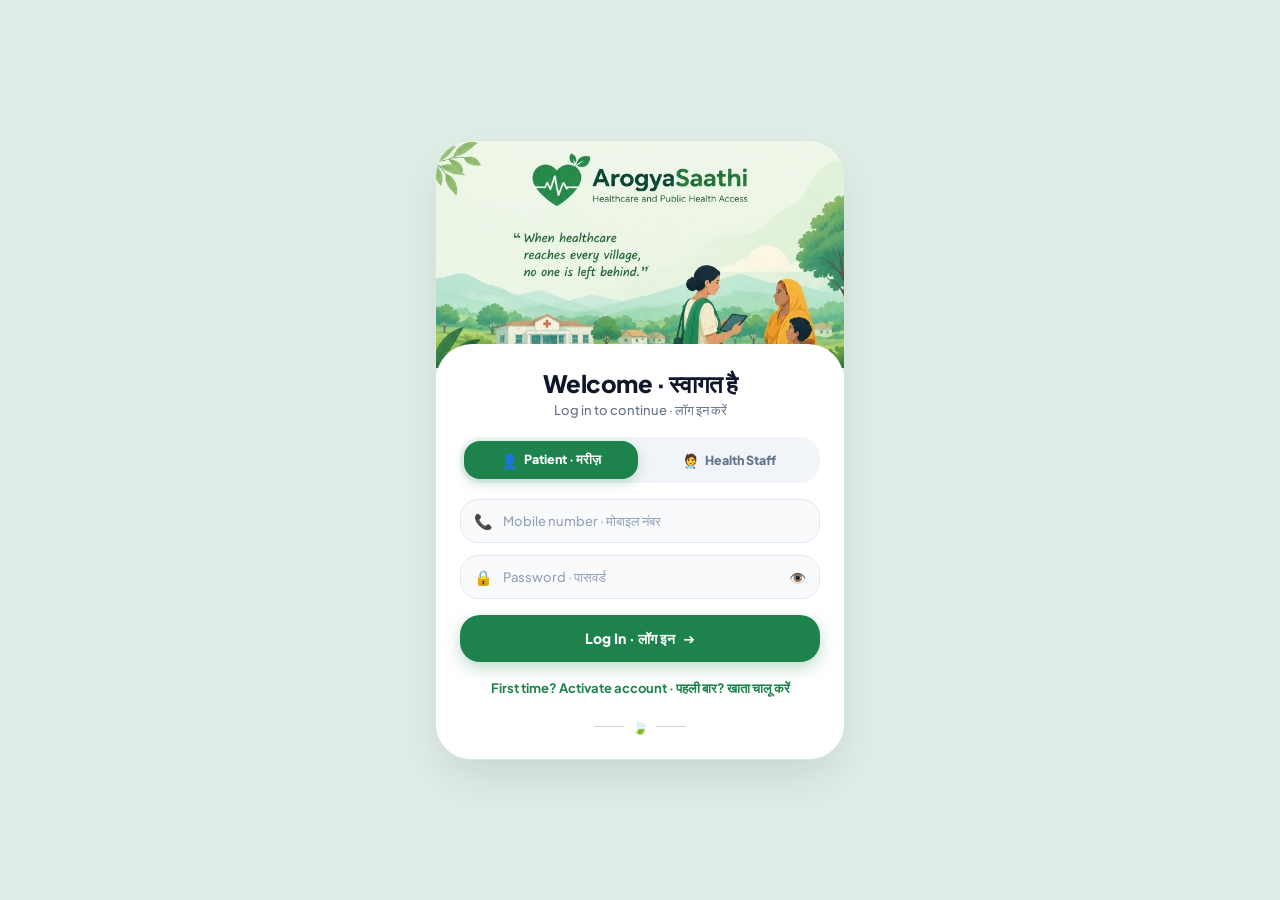
<file: frontend/index.html>
<!DOCTYPE html>
<html lang="en">
<head>
  <meta charset="UTF-8">
  <meta name="viewport" content="width=device-width, initial-scale=1.0, viewport-fit=cover">
  <title>ArogyaSaathi - Login</title>
  <link rel="manifest" href="manifest.json">
  <meta name="mobile-web-app-capable" content="yes">
  <meta name="apple-mobile-web-app-capable" content="yes">
  <meta name="apple-mobile-web-app-status-bar-style" content="black-translucent">
  <meta name="theme-color" content="#E5F3EC">
  <link rel="stylesheet" href="style.css">
</head>
<body>

  <div class="device-container">

    <div class="hero-artwork">
      <img src="assets/login_hero.jpg" alt="ArogyaSaathi">
    </div>

    <div class="login-card">

      <div class="login-header">
        <h2 id="formTitle">Welcome · स्वागत है</h2>
        <p id="formSubtitle">Log in to continue · लॉग इन करें</p>
      </div>

      <!-- Who is logging in -->
      <div class="toggle-pills" id="audiencePills">
        <button type="button" id="pillPatient" class="pill-btn active">
          <span class="pill-icon">👤</span>
          <span>Patient · मरीज़</span>
        </button>
        <button type="button" id="pillStaff" class="pill-btn">
          <span class="pill-icon">🧑‍⚕️</span>
          <span>Health Staff</span>
        </button>
      </div>

      <!-- Staff role -->
      <div id="staffRoles" class="roles-grid hidden">
        <button type="button" class="role-btn active" data-role="HEALTH_WORKER">
          <span class="role-icon">👩‍⚕️</span>
          <span class="role-label">ASHA / ANM</span>
        </button>
        <button type="button" class="role-btn" data-role="DOCTOR">
          <span class="role-icon">🩺</span>
          <span class="role-label">Doctor</span>
        </button>
        <button type="button" class="role-btn" data-role="HEALTH_OFFICER">
          <span class="role-icon">👮</span>
          <span class="role-label">Health Officer</span>
        </button>
      </div>

      <div class="form-error hidden" id="formError" role="alert"></div>

      <!-- ===== LOGIN ===== -->
      <form id="loginForm" class="login-form">
        <div class="input-group">
          <span class="input-icon">📞</span>
          <input type="tel" id="loginMobile" class="input-field" inputmode="numeric" maxlength="14"
                 placeholder="Mobile number · मोबाइल नंबर" autocomplete="tel" required>
        </div>
        <div class="input-group">
          <span class="input-icon">🔒</span>
          <input type="password" id="loginPassword" class="input-field" placeholder="Password · पासवर्ड"
                 autocomplete="current-password" required>
          <button type="button" class="toggle-eye" data-eye="loginPassword" aria-label="Show password">👁️</button>
        </div>
        <button type="submit" class="btn-submit"><span>Log In · लॉग इन</span><span>➔</span></button>
        <button type="button" class="link-btn" id="toActivate">First time? Activate account · पहली बार? खाता चालू करें</button>
        <button type="button" class="link-btn hidden" id="toSignup">New staff member? Create account</button>
      </form>

      <!-- ===== PATIENT ACTIVATION ===== -->
      <form id="activateForm" class="login-form hidden">
        <p class="form-note">Your ASHA worker registered you and gave you a 6-digit code. Enter it and choose your own password.<br>
          आपकी आशा कार्यकर्ता ने आपको 6 अंकों का कोड दिया है। कोड डालें और अपना पासवर्ड बनाएं।</p>
        <div class="input-group">
          <span class="input-icon">📞</span>
          <input type="tel" id="actMobile" class="input-field" inputmode="numeric" maxlength="14"
                 placeholder="Mobile number · मोबाइल नंबर" required>
        </div>
        <div class="input-group">
          <span class="input-icon">🔑</span>
          <input type="text" id="actCode" class="input-field" inputmode="numeric" maxlength="6" pattern="\d{6}"
                 placeholder="6-digit code from ASHA · आशा से मिला कोड" autocomplete="one-time-code" required>
        </div>
        <div class="input-group">
          <span class="input-icon">🔒</span>
          <input type="password" id="actPassword" class="input-field" minlength="6"
                 placeholder="New password (6+ letters) · नया पासवर्ड" autocomplete="new-password" required>
          <button type="button" class="toggle-eye" data-eye="actPassword" aria-label="Show password">👁️</button>
        </div>
        <button type="submit" class="btn-submit"><span>Activate · चालू करें</span><span>➔</span></button>
        <button type="button" class="link-btn" data-back>← Back to login · वापस</button>
      </form>

      <!-- ===== STAFF SIGN-UP ===== -->
      <form id="signupForm" class="login-form hidden">
        <p class="form-note">Ask your block administrator for the staff access code.</p>
        <div class="input-group">
          <span class="input-icon">🪪</span>
          <input type="text" id="suName" class="input-field" placeholder="Full name" autocomplete="name" required>
        </div>
        <div class="input-group">
          <span class="input-icon">📞</span>
          <input type="tel" id="suMobile" class="input-field" inputmode="numeric" maxlength="14"
                 placeholder="Mobile number" autocomplete="tel" required>
        </div>
        <div class="input-group">
          <span class="input-icon">🔒</span>
          <input type="password" id="suPassword" class="input-field" minlength="6"
                 placeholder="Password (6+ characters)" autocomplete="new-password" required>
          <button type="button" class="toggle-eye" data-eye="suPassword" aria-label="Show password">👁️</button>
        </div>

        <!-- ASHA: village -->
        <div id="suVillageBlock">
          <label class="field-label" for="suVillageSelect">Your village</label>
          <select id="suVillageSelect" class="input-field select-field">
            <option value="__new">+ Add my village</option>
          </select>
          <div id="suNewVillage" class="new-village">
            <input type="text" id="suVillageName" class="input-field plain" placeholder="Village name">
            <input type="text" id="suBlock" class="input-field plain" placeholder="Block">
            <input type="text" id="suDistrict" class="input-field plain" placeholder="District">
            <input type="text" id="suState" class="input-field plain" placeholder="State">
            <button type="button" class="gps-btn" id="suGpsBtn">📍 Use my current location for the village</button>
            <div class="form-note" id="suGpsStatus">Location helps find nearby government hospitals and plot outbreaks on the map.</div>
          </div>
        </div>

        <!-- Doctor: facility -->
        <div class="input-group hidden" id="suFacilityBlock">
          <span class="input-icon">🏥</span>
          <input type="text" id="suFacility" class="input-field" placeholder="PHC / hospital name">
        </div>

        <div class="input-group">
          <span class="input-icon">🔑</span>
          <input type="text" id="suCode" class="input-field" placeholder="Staff access code" autocomplete="off" required>
        </div>
        <button type="submit" class="btn-submit"><span>Create account</span><span>➔</span></button>
        <button type="button" class="link-btn" data-back>← Back to login</button>
      </form>

      <div class="leaf-accent">
        <span class="leaf-icon">🍃</span>
      </div>
    </div>
  </div>

  <script src="script.js"></script>
</body>
</html>
</file>
<file: frontend/style.css>
@import url('https://fonts.googleapis.com/css2?family=Plus+Jakarta+Sans:wght@400;500;600;700;800;900&display=swap');

:root {
  --primary-green: #1E824C;
  --primary-green-hover: #186A3E;
  --primary-green-light: #E8F7F0;
  --body-bg: #DFEDE6;
  --card-bg: #FFFFFF;
  --text-main: #0F172A;
  --text-muted: #64748B;
  --border-color: #E2E8F0;
  --input-bg: #F8FAFC;
}

* {
  margin: 0;
  padding: 0;
  box-sizing: border-box;
  font-family: 'Plus Jakarta Sans', system-ui, -apple-system, sans-serif;
}

body {
  background-color: var(--body-bg);
  color: var(--text-main);
  min-height: 100vh;
  min-height: 100dvh;
  display: flex;
  align-items: center;
  justify-content: center;
  padding: 16px;
  overflow-x: hidden;
}

/* Device Wrapper Frame */
.device-container {
  width: 100%;
  max-width: 410px;
  background-color: #E5F3EC;
  border-radius: 36px;
  overflow: hidden;
  border: 1px solid #D5E8DE;
  box-shadow: 0 20px 50px -10px rgba(0, 0, 0, 0.12);
  position: relative;
  display: flex;
  flex-direction: column;
}

/* Top Hero Artwork Section */
.hero-artwork {
  width: 100%;
  position: relative;
  user-select: none;
  background-color: #E5F3EC;
}

.hero-artwork img {
  width: 100%;
  height: auto;
  display: block;
  object-fit: cover;
}

/* Floating White Bottom Card */
.login-card {
  background-color: var(--card-bg);
  border-radius: 36px 36px 0 0;
  margin-top: -24px;
  position: relative;
  z-index: 10;
  padding: 24px 24px calc(24px + env(safe-area-inset-bottom, 0px));
  box-shadow: 0 -4px 20px rgba(0, 0, 0, 0.04);
}

/* ================= NATIVE MOBILE FULL-SCREEN RESPONSIVENESS ================= */
@media (max-width: 600px), (display-mode: standalone) {
  body {
    padding: 0;
    margin: 0;
    background-color: #E5F3EC;
    align-items: stretch;
    justify-content: flex-start;
  }

  .device-container {
    max-width: 100%;
    min-height: 100vh;
    min-height: 100dvh;
    border-radius: 0;
    border: none;
    box-shadow: none;
    justify-content: space-between;
  }

  .hero-artwork {
    padding-top: env(safe-area-inset-top, 0px);
  }

  .login-card {
    flex: 1;
    border-radius: 32px 32px 0 0;
    margin-top: -28px;
    padding: 26px 20px calc(24px + env(safe-area-inset-bottom, 0px));
    box-shadow: 0 -8px 24px rgba(0, 0, 0, 0.05);
    display: flex;
    flex-direction: column;
  }

  .login-form {
    display: flex;
    flex-direction: column;
  }
}

/* Header Text */
.login-header {
  text-align: center;
  margin-bottom: 18px;
}

.login-header h2 {
  font-size: 24px;
  font-weight: 900;
  color: var(--text-main);
  letter-spacing: -0.5px;
}

.login-header p {
  font-size: 13px;
  font-weight: 500;
  color: var(--text-muted);
  margin-top: 3px;
}

/* Toggle Pills Container */
.toggle-pills {
  display: flex;
  background-color: #F1F5F9;
  border-radius: 20px;
  padding: 4px;
  margin-bottom: 16px;
  gap: 4px;
}

.pill-btn {
  flex: 1;
  padding: 10px 14px;
  border-radius: 16px;
  border: none;
  font-size: 12.5px;
  font-weight: 800;
  cursor: pointer;
  display: flex;
  align-items: center;
  justify-content: center;
  gap: 6px;
  transition: all 0.2s ease;
  background-color: transparent;
  color: var(--text-muted);
}

.pill-btn.active {
  background-color: var(--primary-green);
  color: #FFFFFF;
  box-shadow: 0 4px 12px rgba(30, 130, 76, 0.25);
}

.pill-icon {
  font-size: 14px;
}

/* Form Styling */
.login-form {
  display: flex;
  flex-direction: column;
  gap: 12px;
}

.input-group {
  position: relative;
  display: flex;
  align-items: center;
}

.input-icon {
  position: absolute;
  left: 14px;
  font-size: 15px;
  color: #94A3B8;
  pointer-events: none;
}

.input-field {
  width: 100%;
  padding: 13px 40px 13px 42px;
  border-radius: 18px;
  border: 1px solid var(--border-color);
  background-color: var(--input-bg);
  font-size: 13px;
  font-weight: 600;
  color: var(--text-main);
  outline: none;
  transition: all 0.2s ease;
}

.input-field::placeholder {
  color: #94A3B8;
  font-weight: 500;
}

.input-field:focus {
  background-color: #FFFFFF;
  border-color: var(--primary-green);
  box-shadow: 0 0 0 3px rgba(30, 130, 76, 0.15);
}

.toggle-eye {
  position: absolute;
  right: 14px;
  background: none;
  border: none;
  font-size: 14px;
  color: #94A3B8;
  cursor: pointer;
}

/* Log In Submit Button */
.btn-submit {
  width: 100%;
  padding: 14px;
  background-color: var(--primary-green);
  color: #FFFFFF;
  border: none;
  border-radius: 20px;
  font-size: 14px;
  font-weight: 800;
  cursor: pointer;
  display: flex;
  align-items: center;
  justify-content: center;
  gap: 8px;
  box-shadow: 0 6px 16px rgba(30, 130, 76, 0.28);
  transition: all 0.2s ease;
  margin-top: 4px;
}

.btn-submit:hover {
  background-color: var(--primary-green-hover);
}

.btn-submit:active {
  transform: scale(0.99);
}

/* Conditional Other Login Section */
.other-login-section {
  margin-top: 20px;
  animation: fadeIn 0.3s cubic-bezier(0.16, 1, 0.3, 1) forwards;
}

.divider {
  display: flex;
  align-items: center;
  text-align: center;
  margin-bottom: 2px;
}

.divider::before,
.divider::after {
  content: '';
  flex: 1;
  border-bottom: 1px solid var(--border-color);
}

.divider span {
  padding: 0 12px;
  font-size: 11px;
  font-weight: 900;
  color: #94A3B8;
  letter-spacing: 0.5px;
}

.login-as-subtitle {
  text-align: center;
  font-size: 11px;
  font-weight: 700;
  color: var(--text-muted);
  margin-bottom: 12px;
}

/* 3 Role Selection Cards Row */
.roles-grid {
  display: grid;
  grid-template-columns: repeat(3, 1fr);
  gap: 10px;
}

.role-btn {
  display: flex;
  flex-direction: column;
  align-items: center;
  padding: 12px 6px;
  border-radius: 18px;
  border: 1px solid var(--border-color);
  background-color: #F0F7F3;
  cursor: pointer;
  transition: all 0.18s ease;
}

.role-btn:hover {
  background-color: var(--primary-green-light);
}

.role-btn.active {
  background-color: var(--primary-green-light);
  border: 2px solid var(--primary-green);
  box-shadow: 0 2px 8px rgba(30, 130, 76, 0.15);
}

.role-icon {
  font-size: 20px;
  margin-bottom: 4px;
}

.role-label {
  font-size: 10.5px;
  font-weight: 700;
  color: #475569;
  text-align: center;
  line-height: 1.15;
}

.role-btn.active .role-label {
  color: var(--primary-green);
  font-weight: 900;
}

/* Bottom Leaf Accent */
.leaf-accent {
  display: flex;
  align-items: center;
  justify-content: center;
  gap: 8px;
  margin-top: 16px;
}

.leaf-accent::before,
.leaf-accent::after {
  content: '';
  width: 30px;
  border-bottom: 1px solid #CBD5E1;
}

.leaf-icon {
  font-size: 13px;
  color: #64748B;
}

/* Helper Class */
.hidden {
  display: none !important;
}

@keyframes fadeIn {
  from {
    opacity: 0;
    transform: translateY(6px);
  }
  to {
    opacity: 1;
    transform: translateY(0);
  }
}

/* ================= AUTH FORMS (login / activation / staff sign-up) ================= */
.roles-grid { margin-bottom: 14px; }
.link-btn {
  background: none;
  border: none;
  color: var(--primary-green);
  font-size: 13px;
  font-weight: 700;
  padding: 6px 0;
  cursor: pointer;
  text-align: center;
}
.form-note {
  font-size: 12.5px;
  line-height: 1.5;
  color: var(--text-muted);
}
.form-error {
  background: #FEF2F2;
  border: 1px solid #FECACA;
  color: #991B1B;
  border-radius: 14px;
  padding: 10px 12px;
  font-size: 13px;
  font-weight: 600;
  margin-bottom: 12px;
}
.field-label {
  display: block;
  font-size: 12.5px;
  font-weight: 700;
  color: var(--text-muted);
  margin: 2px 0 6px 4px;
}
.input-field.plain,
.select-field { padding-left: 14px; padding-right: 14px; }
.select-field { appearance: auto; }
.new-village { display: grid; grid-template-columns: 1fr 1fr; gap: 8px; margin-top: 8px; }
.new-village .gps-btn,
.new-village .form-note { grid-column: 1 / -1; }
.gps-btn {
  border: 1px dashed var(--primary-green);
  background: var(--primary-green-light);
  color: var(--primary-green);
  border-radius: 14px;
  padding: 10px;
  font-size: 13px;
  font-weight: 700;
  cursor: pointer;
}
.btn-submit:disabled { opacity: 0.6; cursor: wait; }
</file>
<file: frontend/app.css>
/* =========================================================
   AROGYASAATHI APP STYLES
   Shared design system for the patient, ASHA, doctor and officer pages
   ========================================================= */

:root {
  --font-family: 'Plus Jakarta Sans', -apple-system, BlinkMacSystemFont, "Segoe UI", Roboto, sans-serif;
  --bg-backdrop: #ECEFEB;
  --card-bg: #FFFFFF;
  --panel-bg: #F8FAFC;
  --text-primary: #0F172A;
  --text-secondary: #64748B;
  --text-muted: #94A3B8;
  --border-light: #F1F5F9;
  --border-card: #EAEFF5;

  --blue-primary: #3B82F6;
  --blue-soft: #EFF6FF;
  --red-primary: #EF4444;
  --red-soft: #FEF2F2;
  --orange-primary: #F97316;
  --orange-soft: #FFF7ED;
  --amber-primary: #F59E0B;
  --amber-soft: #FFFBEB;
  --green-primary: #10B981;
  --green-soft: #ECFDF5;
  --purple-primary: #8B5CF6;
  --purple-soft: #F5F3FF;
  --teal-primary: #14B8A6;
  --teal-soft: #F0FDFA;

  --card-shadow: 0 4px 20px -2px rgba(15, 23, 42, 0.04);
  --main-shadow: 0 25px 60px -15px rgba(30, 41, 59, 0.08), 0 0 2px 1px rgba(0, 0, 0, 0.02);
}

* { margin: 0; padding: 0; box-sizing: border-box; }

body {
  font-family: var(--font-family);
  background-color: var(--bg-backdrop);
  background-image:
    radial-gradient(at 0% 0%, rgba(220, 235, 225, 0.7) 0px, transparent 50%),
    radial-gradient(at 100% 0%, rgba(235, 240, 230, 0.7) 0px, transparent 50%),
    radial-gradient(at 50% 100%, rgba(230, 238, 235, 0.6) 0px, transparent 60%);
  background-attachment: fixed;
  color: var(--text-primary);
  min-height: 100vh;
  padding: 24px;
  -webkit-font-smoothing: antialiased;
}

button, input, select, textarea { font-family: inherit; font-size: inherit; color: inherit; }
button { cursor: pointer; }
.hidden { display: none !important; }

.staff-wrapper { max-width: 1340px; margin: 0 auto; }

.staff-card {
  background: var(--card-bg);
  border-radius: 36px;
  box-shadow: var(--main-shadow);
  border: 1px solid rgba(255, 255, 255, 0.8);
  padding: 28px 32px 36px;
  min-height: calc(100vh - 48px);
}

/* ================= HEADER ================= */
.staff-header {
  display: flex;
  align-items: center;
  gap: 20px;
  padding-bottom: 22px;
  border-bottom: 1px solid var(--border-light);
  margin-bottom: 26px;
}

.brand-logo { display: flex; align-items: center; gap: 10px; flex-shrink: 0; }
.brand-icon { width: 34px; height: 34px; }
.brand-name { font-size: 20px; font-weight: 800; letter-spacing: -0.4px; }
.brand-role { font-size: 11px; font-weight: 700; color: var(--text-secondary); text-transform: uppercase; letter-spacing: 0.6px; }

.nav-pills {
  display: flex;
  gap: 6px;
  background: var(--panel-bg);
  border: 1px solid var(--border-card);
  border-radius: 999px;
  padding: 5px;
  margin: 0 auto;
  overflow-x: auto;
  scrollbar-width: none;
}
.nav-pills::-webkit-scrollbar { display: none; }

.nav-pill {
  border: none;
  background: transparent;
  padding: 9px 18px;
  border-radius: 999px;
  font-weight: 600;
  font-size: 14px;
  color: var(--text-secondary);
  white-space: nowrap;
  display: flex;
  align-items: center;
  gap: 7px;
  transition: background 0.2s, color 0.2s;
}
.nav-pill:hover { color: var(--text-primary); }
.nav-pill.active { background: var(--text-primary); color: #FFFFFF; }
.nav-count {
  background: var(--red-primary);
  color: #FFFFFF;
  font-size: 11px;
  font-weight: 700;
  border-radius: 999px;
  padding: 1px 7px;
  min-width: 20px;
  text-align: center;
}

.header-user { display: flex; align-items: center; gap: 12px; flex-shrink: 0; }
.user-chip { text-align: right; line-height: 1.3; }
.user-chip .user-name { font-weight: 700; font-size: 14px; }
.user-chip .user-id { font-size: 12px; color: var(--text-secondary); }
.user-avatar {
  width: 40px; height: 40px; border-radius: 50%;
  display: flex; align-items: center; justify-content: center;
  font-size: 20px; background: var(--teal-soft); border: 2px solid #FFFFFF;
  box-shadow: 0 2px 8px rgba(15, 23, 42, 0.08);
}
.btn-signout {
  border: 1px solid var(--border-card);
  background: #FFFFFF;
  border-radius: 999px;
  padding: 8px 14px;
  font-weight: 600;
  font-size: 13px;
  color: var(--text-secondary);
  text-decoration: none;
}
.btn-signout:hover { color: var(--red-primary); border-color: #FECACA; }

/* ================= VIEWS & LAYOUT ================= */
.staff-view { display: none; animation: fadeIn 0.25s ease; }
.staff-view.active { display: block; }
@keyframes fadeIn { from { opacity: 0; transform: translateY(4px); } to { opacity: 1; transform: none; } }

.view-head { display: flex; justify-content: space-between; align-items: flex-end; gap: 16px; margin-bottom: 20px; flex-wrap: wrap; }
.view-title { font-size: 24px; font-weight: 800; letter-spacing: -0.5px; }
.view-subtitle { color: var(--text-secondary); font-size: 14px; margin-top: 4px; max-width: 720px; }

.grid-2 { display: grid; grid-template-columns: 1fr 1fr; gap: 20px; }
.grid-split { display: grid; grid-template-columns: minmax(300px, 380px) 1fr; gap: 20px; align-items: start; }
.grid-split-wide { display: grid; grid-template-columns: 1.4fr 1fr; gap: 20px; align-items: start; }

.panel {
  background: #FFFFFF;
  border: 1px solid var(--border-card);
  border-radius: 24px;
  padding: 22px;
  box-shadow: var(--card-shadow);
  min-width: 0;
}
.panel + .panel { margin-top: 20px; }
.panel-title { font-size: 16px; font-weight: 700; margin-bottom: 4px; display: flex; align-items: center; gap: 8px; }
.panel-sub { font-size: 13px; color: var(--text-secondary); margin-bottom: 16px; }

/* ================= STAT TILES ================= */
.stat-row { display: grid; grid-template-columns: repeat(4, 1fr); gap: 16px; margin-bottom: 22px; }
.stat-tile {
  border: 1px solid var(--border-card);
  border-radius: 20px;
  padding: 16px 18px;
  background: #FFFFFF;
  box-shadow: var(--card-shadow);
}
.stat-label { font-size: 12px; font-weight: 600; color: var(--text-secondary); text-transform: uppercase; letter-spacing: 0.4px; }
.stat-value { font-size: 26px; font-weight: 800; margin-top: 6px; letter-spacing: -0.5px; }
.stat-note { font-size: 12px; color: var(--text-muted); margin-top: 2px; }
.stat-value.red { color: var(--red-primary); }
.stat-value.orange { color: var(--orange-primary); }
.stat-value.green { color: var(--green-primary); }

/* ================= BADGES ================= */
.badge {
  display: inline-flex; align-items: center; gap: 5px;
  font-size: 11px; font-weight: 700;
  padding: 4px 10px; border-radius: 999px;
  text-transform: uppercase; letter-spacing: 0.4px;
  white-space: nowrap;
}
.lvl-EMERGENCY, .lvl-CRITICAL, .lvl-OUTBREAK { background: var(--red-soft); color: #B91C1C; }
.lvl-REFER, .lvl-HIGH, .lvl-WARNING { background: var(--orange-soft); color: #C2410C; }
.lvl-MODERATE, .lvl-WATCH { background: var(--amber-soft); color: #B45309; }
.lvl-TREAT_LOCALLY { background: var(--blue-soft); color: #1D4ED8; }
.lvl-HOME_CARE, .lvl-LOW, .lvl-NORMAL, .lvl-REVIEWED, .lvl-ACKNOWLEDGED { background: var(--green-soft); color: #047857; }
.lvl-PENDING, .lvl-ACTIVE { background: var(--purple-soft); color: #6D28D9; }
.badge-plain { background: var(--panel-bg); color: var(--text-secondary); }

/* ================= FORMS ================= */
.form-group { margin-bottom: 14px; }
.form-group label { display: block; font-size: 13px; font-weight: 600; color: var(--text-secondary); margin-bottom: 6px; }
.form-row { display: grid; grid-template-columns: repeat(3, 1fr); gap: 12px; }
.form-input, .form-select, .form-textarea {
  width: 100%;
  border: 1px solid var(--border-card);
  background: var(--panel-bg);
  border-radius: 14px;
  padding: 11px 14px;
  font-size: 14px;
  outline: none;
  transition: border-color 0.2s, background 0.2s;
}
.form-input:focus, .form-select:focus, .form-textarea:focus { border-color: var(--blue-primary); background: #FFFFFF; }
.form-textarea { resize: vertical; min-height: 80px; }

.segmented { display: flex; gap: 6px; background: var(--panel-bg); border: 1px solid var(--border-card); border-radius: 14px; padding: 4px; }
.segmented button {
  flex: 1; border: none; background: transparent; padding: 8px 10px; border-radius: 10px;
  font-weight: 600; font-size: 13px; color: var(--text-secondary);
}
.segmented button.active { background: #FFFFFF; color: var(--text-primary); box-shadow: 0 1px 4px rgba(15, 23, 42, 0.08); }

.consent-list { display: flex; flex-direction: column; gap: 10px; margin: 6px 0 16px; }
.consent-item {
  display: flex; gap: 12px; align-items: flex-start;
  border: 1px solid var(--border-card); border-radius: 16px; padding: 12px 14px; background: var(--panel-bg);
  cursor: pointer;
}
.consent-item input { margin-top: 3px; width: 18px; height: 18px; accent-color: var(--green-primary); flex-shrink: 0; }
.consent-item strong { display: block; font-size: 14px; }
.consent-item span { font-size: 12.5px; color: var(--text-secondary); }

.btn {
  border: none; border-radius: 14px; padding: 11px 18px; font-weight: 700; font-size: 14px;
  display: inline-flex; align-items: center; justify-content: center; gap: 8px;
  transition: transform 0.1s, opacity 0.2s;
}
.btn:active { transform: scale(0.98); }
.btn:disabled { opacity: 0.5; cursor: not-allowed; }
.btn-primary { background: var(--text-primary); color: #FFFFFF; }
.btn-green { background: var(--green-primary); color: #FFFFFF; }
.btn-red { background: var(--red-primary); color: #FFFFFF; }
.btn-ghost { background: var(--panel-bg); color: var(--text-primary); border: 1px solid var(--border-card); }
.btn-delete { color: #B91C1C; border-color: #FCA5A5; }
.btn-block { width: 100%; }
.btn-row { display: flex; gap: 10px; flex-wrap: wrap; }

/* ================= LISTS ================= */
.list { display: flex; flex-direction: column; gap: 10px; }
.list-item {
  border: 1px solid var(--border-card); border-radius: 18px; padding: 14px 16px; background: #FFFFFF;
  display: flex; gap: 12px; align-items: flex-start; text-align: left; width: 100%;
  transition: border-color 0.2s, box-shadow 0.2s;
}
button.list-item:hover { border-color: #CBD5E1; }
.list-item.selected { border-color: var(--text-primary); box-shadow: 0 0 0 1px var(--text-primary); }
.list-main { flex: 1; min-width: 0; }
.list-title { font-weight: 700; font-size: 14.5px; }
.list-meta { font-size: 12.5px; color: var(--text-secondary); margin-top: 3px; }
.list-flags { display: flex; flex-wrap: wrap; gap: 6px; margin-top: 8px; }
.empty-state { text-align: center; color: var(--text-muted); font-size: 14px; padding: 28px 12px; }

.chip { font-size: 11.5px; font-weight: 600; padding: 3px 9px; border-radius: 999px; background: var(--panel-bg); color: var(--text-secondary); border: 1px solid var(--border-card); }
.chip-red { background: var(--red-soft); color: #B91C1C; border-color: #FECACA; }

/* ================= VOICE TRIAGE ================= */
.mic-zone { display: flex; flex-direction: column; align-items: center; gap: 12px; padding: 10px 0 4px; }
.mic-btn {
  width: 96px; height: 96px; border-radius: 50%; border: none;
  background: linear-gradient(135deg, #06B6D4, #3B82F6);
  color: #FFFFFF; font-size: 38px;
  box-shadow: 0 12px 30px -8px rgba(59, 130, 246, 0.6);
  transition: transform 0.15s;
}
.mic-btn.recording { background: linear-gradient(135deg, #F87171, #EF4444); animation: pulse 1.2s infinite; }
@keyframes pulse { 0% { box-shadow: 0 0 0 0 rgba(239, 68, 68, 0.45); } 70% { box-shadow: 0 0 0 22px rgba(239, 68, 68, 0); } 100% { box-shadow: 0 0 0 0 rgba(239, 68, 68, 0); } }
.mic-hint { font-size: 13px; color: var(--text-secondary); text-align: center; }

.speech-input-row { display: flex; gap: 8px; margin-top: 12px; }
.speech-input-row .form-input { flex: 1; }

.conversation { display: flex; flex-direction: column; gap: 10px; margin: 14px 0; }
.turn { border-radius: 16px; padding: 12px 14px; font-size: 14px; line-height: 1.5; }
.turn-label { font-size: 11px; font-weight: 700; text-transform: uppercase; letter-spacing: 0.5px; margin-bottom: 4px; }
.turn-input { background: var(--panel-bg); border: 1px solid var(--border-card); }
.turn-input .turn-label { color: var(--text-muted); }
.turn-question { background: var(--blue-soft); border: 1px solid #BFDBFE; }
.turn-question .turn-label { color: #1D4ED8; }
.turn-question .q-en { font-size: 12.5px; color: var(--text-secondary); margin-top: 4px; }

.quick-answers { display: flex; gap: 8px; flex-wrap: wrap; margin-top: 10px; }

.decision-card { border-radius: 22px; padding: 20px; border: 1px solid var(--border-card); }
.decision-card.d-EMERGENCY { background: var(--red-soft); border-color: #FECACA; }
.decision-card.d-REFER { background: var(--orange-soft); border-color: #FED7AA; }
.decision-card.d-TREAT_LOCALLY { background: var(--blue-soft); border-color: #BFDBFE; }
.decision-card.d-HOME_CARE { background: var(--green-soft); border-color: #A7F3D0; }
.decision-level { font-size: 28px; font-weight: 800; letter-spacing: -0.5px; }
.d-EMERGENCY .decision-level { color: #B91C1C; }
.d-REFER .decision-level { color: #C2410C; }
.d-TREAT_LOCALLY .decision-level { color: #1D4ED8; }
.d-HOME_CARE .decision-level { color: #047857; }
.decision-rationale { font-size: 14px; margin-top: 6px; line-height: 1.5; }
.decision-section { margin-top: 14px; }
.decision-section h4 { font-size: 12px; text-transform: uppercase; letter-spacing: 0.5px; color: var(--text-secondary); margin-bottom: 8px; }

.checklist { list-style: none; display: flex; flex-direction: column; gap: 8px; }
.checklist label { display: flex; gap: 10px; align-items: flex-start; font-size: 14px; background: rgba(255, 255, 255, 0.75); border-radius: 12px; padding: 10px 12px; cursor: pointer; }
.checklist input { width: 18px; height: 18px; margin-top: 1px; accent-color: var(--green-primary); flex-shrink: 0; }

.notice { border-radius: 14px; padding: 11px 14px; font-size: 13px; line-height: 1.5; display: flex; gap: 10px; align-items: flex-start; }
.notice-amber { background: var(--amber-soft); border: 1px solid #FDE68A; color: #92400E; }
.notice-red { background: var(--red-soft); border: 1px solid #FECACA; color: #991B1B; }
.notice-green { background: var(--green-soft); border: 1px solid #A7F3D0; color: #065F46; }
.notice-blue { background: var(--blue-soft); border: 1px solid #BFDBFE; color: #1E40AF; }

.sos-btn { background: var(--red-primary); color: #FFFFFF; text-decoration: none; }

/* ================= CHARTS ================= */
.chart-box { width: 100%; }
.chart-box svg { width: 100%; height: auto; display: block; overflow: visible; }
.chart-legend { display: flex; gap: 14px; flex-wrap: wrap; font-size: 12px; color: var(--text-secondary); margin-top: 8px; }
.legend-dot { display: inline-block; width: 10px; height: 10px; border-radius: 3px; margin-right: 5px; vertical-align: -1px; }
.dose-strip { display: flex; gap: 4px; margin-top: 10px; }
.dose { flex: 1; height: 10px; border-radius: 3px; background: var(--green-primary); }
.dose.missed { background: var(--red-primary); }
.dose-label { display: flex; justify-content: space-between; font-size: 11px; color: var(--text-muted); margin-top: 4px; }

/* ================= SUMMARY DOC ================= */
.summary-doc {
  background: var(--panel-bg); border: 1px solid var(--border-card); border-radius: 18px;
  padding: 18px 20px; font-size: 13.5px; line-height: 1.6; max-height: 520px; overflow-y: auto;
}
.summary-doc h1 { font-size: 17px; margin-bottom: 6px; }
.summary-doc h2, .summary-doc h3 { font-size: 14px; margin: 14px 0 6px; }
.summary-doc ul { padding-left: 18px; }
.summary-doc hr { border: none; border-top: 1px solid var(--border-card); margin: 12px 0; }
.summary-doc code { background: #FFFFFF; border: 1px solid var(--border-card); border-radius: 6px; padding: 0 5px; font-size: 12.5px; }
.summary-doc blockquote { border-left: 3px solid var(--amber-primary); background: var(--amber-soft); padding: 8px 12px; border-radius: 8px; margin: 8px 0; }

/* ================= AUDIT ================= */
.audit-table-wrap { overflow-x: auto; border: 1px solid var(--border-card); border-radius: 18px; }
.audit-table { width: 100%; border-collapse: collapse; font-size: 13px; min-width: 760px; }
.audit-table th { text-align: left; background: var(--panel-bg); color: var(--text-secondary); font-weight: 700; font-size: 12px; padding: 10px 12px; text-transform: uppercase; letter-spacing: 0.4px; }
.audit-table td { padding: 10px 12px; border-top: 1px solid var(--border-light); vertical-align: top; }
.audit-table .hash { font-family: ui-monospace, SFMono-Regular, Menlo, monospace; font-size: 11.5px; color: var(--text-muted); }
.audit-details { font-size: 12px; color: var(--text-secondary); max-width: 420px; word-break: break-word; }

/* ================= MAP ================= */
.map-box { border-radius: 20px; overflow: hidden; border: 1px solid var(--border-card); background: #F4F8F3; }
.map-box svg { width: 100%; height: auto; display: block; }
.map-village { cursor: pointer; transition: opacity 0.2s; }
.map-village:hover { opacity: 0.85; }
.map-label { font-size: 11px; font-weight: 700; fill: var(--text-primary); pointer-events: none; }

/* ================= TOAST ================= */
.toast {
  position: fixed; bottom: 28px; left: 50%; transform: translateX(-50%) translateY(20px);
  background: var(--text-primary); color: #FFFFFF; padding: 12px 20px; border-radius: 14px;
  font-size: 14px; font-weight: 600; opacity: 0; pointer-events: none; transition: all 0.3s; z-index: 100;
  max-width: calc(100vw - 32px);
}
.toast.show { opacity: 1; transform: translateX(-50%) translateY(0); }

/* ================= RESPONSIVE ================= */
@media (max-width: 1100px) {
  .grid-split, .grid-split-wide, .grid-2 { grid-template-columns: 1fr; }
  .stat-row { grid-template-columns: repeat(2, 1fr); }
  .staff-header { flex-wrap: wrap; }
  .nav-pills { order: 3; width: 100%; margin: 0; }
  .header-user { margin-left: auto; }
}

@media (max-width: 768px), (display-mode: standalone) {
  body { padding: 0; background-attachment: scroll; }
  .staff-card { border-radius: 0; padding: calc(16px + env(safe-area-inset-top)) 16px 28px; min-height: 100vh; box-shadow: none; border: none; }
  .staff-header { gap: 12px; padding-bottom: 14px; margin-bottom: 18px; }
  .user-chip { display: none; }
  .form-row { grid-template-columns: 1fr; }
  .view-title { font-size: 20px; }
  .panel { padding: 16px; border-radius: 20px; }
  .stat-row { gap: 10px; }
  .stat-value { font-size: 22px; }
}

/* ================= LANGUAGE CHIPS & VOICE ================= */
.lang-chips { display: flex; gap: 6px; flex-wrap: wrap; }
.lang-chip {
  border: 1px solid var(--border-card); background: #FFFFFF; color: var(--text-secondary);
  border-radius: 999px; padding: 7px 13px; font-size: 13.5px; font-weight: 700; min-height: 36px;
}
.lang-chip.active { background: var(--text-primary); color: #FFFFFF; border-color: var(--text-primary); }
.mic-inline {
  width: 48px; height: 48px; flex-shrink: 0; border-radius: 50%; border: none; font-size: 20px;
  background: linear-gradient(135deg, #06B6D4, #3B82F6); color: #FFFFFF;
}
.mic-inline.recording, .mic-btn.recording { background: linear-gradient(135deg, #F87171, #EF4444); animation: pulse 1.2s infinite; }
.btn-call { text-decoration: none; }
.btn-sm { padding: 7px 12px; font-size: 13px; border-radius: 11px; }
.form-hint { font-size: 12px; color: var(--text-muted); margin-top: 4px; }
.lvl-NO_DATA, .lvl-NO_BASELINE { background: var(--panel-bg); color: var(--text-secondary); }
.lvl-SAME_DAY { background: var(--orange-soft); color: #C2410C; }
.lvl-WITHIN_WEEK, .lvl-REFERRED { background: var(--blue-soft); color: #1D4ED8; }
.code-box {
  font-family: ui-monospace, SFMono-Regular, Menlo, monospace; font-size: 30px; font-weight: 800;
  letter-spacing: 6px; text-align: center; background: var(--panel-bg); border: 2px dashed var(--border-card);
  border-radius: 16px; padding: 14px; margin: 10px 0;
}
.chip-check { display: inline-flex; align-items: center; gap: 6px; cursor: pointer; }
.chip-check input { accent-color: var(--green-primary); }
.check-chips { display: flex; flex-wrap: wrap; gap: 8px; }
.check-chips label {
  display: inline-flex; align-items: center; gap: 6px; border: 1px solid var(--border-card); border-radius: 999px;
  padding: 7px 12px; font-size: 13px; font-weight: 600; background: var(--panel-bg); cursor: pointer;
}
.check-chips input { accent-color: var(--green-primary); }
.hospital-item .list-meta a { color: var(--blue-primary); }
.leaflet-map { height: 420px; border-radius: 20px; border: 1px solid var(--border-card); overflow: hidden; z-index: 0; }
@media (max-width: 768px) { .leaflet-map { height: 320px; } }
.steps-list { padding-left: 20px; display: flex; flex-direction: column; gap: 8px; font-size: 14px; line-height: 1.5; color: var(--text-secondary); }
.manual-hospital { margin-top: 14px; }
.manual-hospital summary { cursor: pointer; font-weight: 700; font-size: 13.5px; color: var(--blue-primary); margin-bottom: 10px; }
.form-row.two-col { grid-template-columns: 1fr 1fr; }
.quick-answers .btn { font-size: 13px; }
@media (max-width: 768px), (display-mode: standalone) {
  .form-row.two-col { grid-template-columns: 1fr 1fr; }
  .staff-header .header-user .user-avatar { display: none; }
  .btn-signout { padding: 8px 12px; }
}
</file>
<file: frontend/patient.css>
/* =========================================================
   AROGYASAATHI - PATIENT PAGE (on top of app.css)
   ========================================================= */

.ui-lang { display: flex; background: var(--panel-bg); border: 1px solid var(--border-card); border-radius: 999px; padding: 3px; }
.ui-lang button { border: none; background: transparent; border-radius: 999px; padding: 6px 10px; font-weight: 700; font-size: 13px; color: var(--text-secondary); }
.ui-lang button.active { background: var(--text-primary); color: #FFFFFF; }

.section-head { margin: 22px 0 12px; align-items: center; }
.home-top { margin-bottom: 4px; }
.home-top .panel + .panel { margin-top: 0; }
.dose-buttons { margin-top: 10px; }
.dose-btn { flex: 1; min-height: 48px; }
.dose-btn.selected-TAKEN { background: var(--green-soft); border-color: #6EE7B7; color: #047857; }
.dose-btn.selected-MISSED { background: var(--red-soft); border-color: #FCA5A5; color: #B91C1C; }

.vitals-row .stat-tile { position: relative; }
.vital-icon { font-size: 18px; }
.vital-status { margin-top: 8px; }

.reading-row { display: flex; justify-content: space-between; gap: 10px; flex-wrap: wrap; }

/* ===== Modal sheet ===== */
.modal-backdrop {
  position: fixed; inset: 0; background: rgba(15, 23, 42, 0.45); z-index: 60;
  display: flex; align-items: center; justify-content: center; padding: 16px;
}
.modal-sheet {
  background: #FFFFFF; border-radius: 24px; padding: 20px; width: 100%; max-width: 460px;
  max-height: calc(100vh - 32px); overflow-y: auto; box-shadow: var(--main-shadow);
}
.modal-x, .icon-btn {
  border: 1px solid var(--border-card); background: #FFFFFF; border-radius: 50%; width: 38px; height: 38px;
  font-size: 15px; display: inline-flex; align-items: center; justify-content: center;
}
.icon-btn[aria-pressed="false"] { opacity: 0.45; }
.bp-inputs { display: flex; align-items: center; gap: 8px; }
.bp-inputs .form-input { flex: 1; min-width: 0; }
.bp-inputs .unit { font-size: 12px; color: var(--text-muted); }
.form-row.two { grid-template-columns: 1fr 1fr; }

/* ===== Assistant ===== */
.assistant-fab {
  position: fixed; right: 20px; bottom: calc(20px + env(safe-area-inset-bottom)); z-index: 40;
  display: flex; align-items: center; gap: 8px; border: none; border-radius: 999px;
  padding: 6px 16px 6px 6px; background: var(--text-primary); color: #FFFFFF; font-weight: 700; font-size: 14px;
  box-shadow: 0 12px 30px -8px rgba(15, 23, 42, 0.5);
}
.assistant-fab img { width: 40px; height: 40px; border-radius: 50%; object-fit: cover; }

.assistant-panel {
  position: fixed; right: 20px; bottom: calc(20px + env(safe-area-inset-bottom)); z-index: 70;
  width: min(420px, calc(100vw - 32px)); height: min(640px, calc(100vh - 40px));
  background: #FFFFFF; border-radius: 24px; border: 1px solid var(--border-card); box-shadow: var(--main-shadow);
  display: flex; flex-direction: column; gap: 10px; padding: 16px;
}
.assistant-head { display: flex; justify-content: space-between; align-items: flex-start; gap: 10px; }
.assistant-head-actions { display: flex; gap: 6px; }
.chat-log { flex: 1; overflow-y: auto; display: flex; flex-direction: column; gap: 8px; padding: 4px 2px; }
.msg { max-width: 86%; padding: 10px 13px; border-radius: 16px; font-size: 15px; line-height: 1.5; white-space: pre-wrap; word-break: break-word; }
.msg-user { align-self: flex-end; background: var(--text-primary); color: #FFFFFF; border-bottom-right-radius: 4px; }
.msg-assistant { align-self: flex-start; background: var(--panel-bg); border: 1px solid var(--border-card); border-bottom-left-radius: 4px; }
.msg-emergency { background: var(--red-soft); border-color: #FECACA; color: #991B1B; font-weight: 600; }
.msg-actions { margin-top: 6px; display: flex; gap: 6px; flex-wrap: wrap; }
.msg-actions button, .msg-actions a { font-size: 12.5px; padding: 5px 10px; }
.msg-typing { color: var(--text-muted); font-style: italic; }
.chat-suggestions { display: flex; gap: 6px; flex-wrap: wrap; }
.chat-suggestions button {
  border: 1px solid var(--border-card); background: var(--panel-bg); border-radius: 999px; padding: 7px 12px;
  font-size: 13px; font-weight: 600; text-align: left;
}
.chat-input { display: flex; gap: 8px; align-items: center; }
.chat-input .form-input { flex: 1; min-width: 0; font-size: 15px; }
.chat-input .btn { min-width: 48px; min-height: 48px; }

@media (max-width: 768px), (display-mode: standalone) {
  .assistant-panel { inset: 0; width: 100%; height: 100%; border-radius: 0; padding: calc(14px + env(safe-area-inset-top)) 14px calc(14px + env(safe-area-inset-bottom)); }
  .assistant-fab { right: 16px; bottom: calc(16px + env(safe-area-inset-bottom)); }
  .header-user { gap: 8px; }
  .ui-lang button { padding: 6px 8px; }
  .staff-card { padding-bottom: 90px; }
  .modal-backdrop { align-items: flex-end; padding: 0; }
  .modal-sheet { border-radius: 24px 24px 0 0; max-width: 100%; padding-bottom: calc(20px + env(safe-area-inset-bottom)); }
}
</file>
